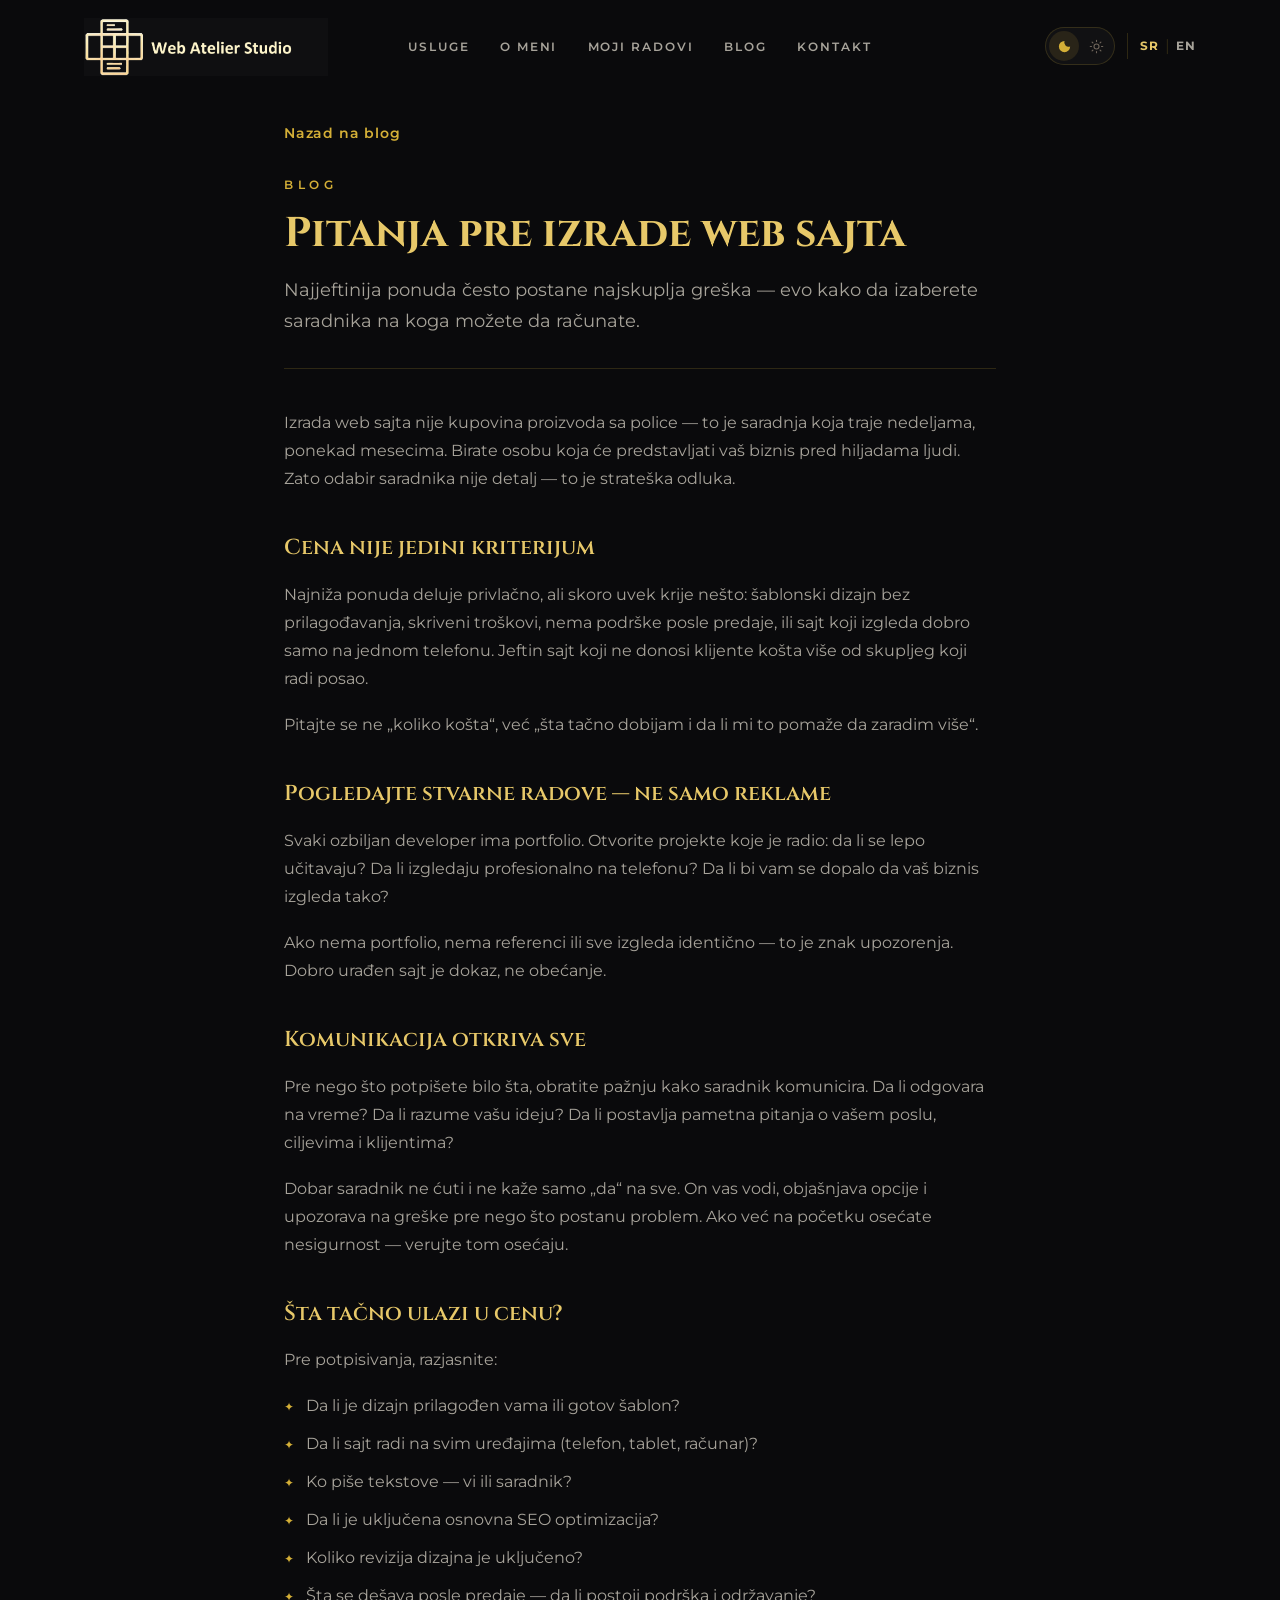
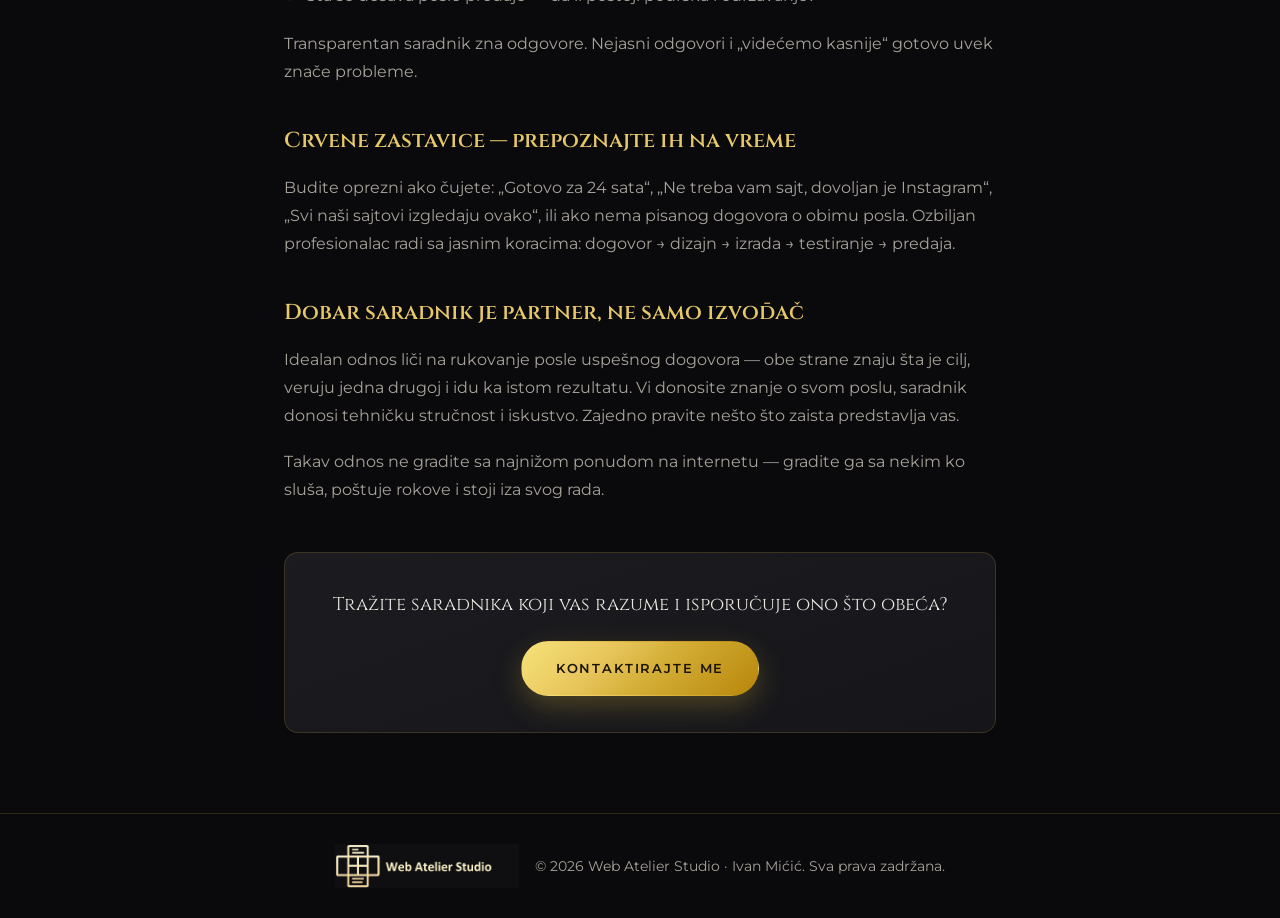
<file: blog/pitanja-pre-izrade-web-sajta.html>
<!DOCTYPE html>
<html lang="sr">
<head>
  <meta charset="UTF-8" />
  <meta name="viewport" content="width=device-width, initial-scale=1.0" />
  <title>Pitanja pre izrade web sajta | Web Atelier Studio</title>
  <meta name="description" content="Kako izabrati pravog saradnika za izradu web sajta? Na šta obratiti pažnju pre potpisivanja ugovora i zašto je pažljiv odabir ključan." />
  <meta name="robots" content="index, follow" />
  <link rel="canonical" href="https://web-atelier-studio.vercel.app/blog/pitanja-pre-izrade-web-sajta.html" />
  <meta property="og:locale" content="sr_RS" />
  <meta property="og:type" content="article" />
  <meta property="og:title" content="Pitanja pre izrade web sajta | Web Atelier Studio" />
  <meta property="og:description" content="Kako izabrati pravog saradnika za izradu web sajta? Na šta obratiti pažnju pre potpisivanja ugovora i zašto je pažljiv odabir ključan." />
  <meta property="og:url" content="https://web-atelier-studio.vercel.app/blog/pitanja-pre-izrade-web-sajta.html" />
  <meta property="og:image" content="https://web-atelier-studio.vercel.app/assets/img/web-atelier-studio-square.png?v=2" />
  <meta name="twitter:card" content="summary_large_image" />
  <!-- Google tag (gtag.js) -->
  <script async src="https://www.googletagmanager.com/gtag/js?id=G-FBLSVCCFHM"></script>
  <script>
    window.dataLayer = window.dataLayer || [];
    function gtag(){dataLayer.push(arguments);}
    gtag("js", new Date());

    gtag("config", "G-FBLSVCCFHM");
  </script>

  <link rel="preconnect" href="https://fonts.googleapis.com" />
  <link rel="preconnect" href="https://fonts.gstatic.com" crossorigin />
  <link href="https://fonts.googleapis.com/css2?family=Cinzel:wght@400;500;600;700&family=Montserrat:wght@300;400;500;600;700&family=Great+Vibes&display=swap" rel="stylesheet" />

  <link rel="stylesheet" href="../css/styles.css?v=36" />

  <script>
    (function () {
      if (localStorage.getItem("portfolio-theme") === "light") {
        document.documentElement.setAttribute("data-theme", "light");
      }
    })();
  </script>
  <script type="application/ld+json">
    {
      "@context": "https://schema.org",
      "@type": "Article",
      "headline": "Pitanja pre izrade web sajta",
      "description": "Kako izabrati pravog saradnika za izradu web sajta? Na šta obratiti pažnju pre potpisivanja ugovora i zašto je pažljiv odabir ključan.",
      "url": "https://web-atelier-studio.vercel.app/blog/pitanja-pre-izrade-web-sajta.html",
      "image": "https://web-atelier-studio.vercel.app/assets/img/web-atelier-studio-square.png?v=2",
      "author": {
        "@type": "Person",
        "name": "Ivan Mićić"
      },
      "publisher": {
        "@type": "Organization",
        "name": "Web Atelier Studio",
        "logo": {
          "@type": "ImageObject",
          "url": "https://web-atelier-studio.vercel.app/assets/img/web-atelier-studio-square.png?v=2"
        }
      },
      "mainEntityOfPage": "https://web-atelier-studio.vercel.app/blog/pitanja-pre-izrade-web-sajta.html"
    }
  </script>
</head>
<body>

  <header class="header is-scrolled" id="header">
    <div class="container header__inner">
      <a href="../index.html#hero" class="logo" aria-label="Web Atelier Studio">
        <span class="logo__mark logo__mark--brand" aria-hidden="true">
          <img src="../assets/img/web-atelier-studio.png?v=4" alt="Web Atelier Studio" class="logo__img logo__img--dark" width="1533" height="365" decoding="async" />
          <img src="../assets/img/web-atelier-studio-light.png?v=3" alt="" class="logo__img logo__img--light" width="1533" height="365" decoding="async" />
        </span>
      </a>

      <nav class="nav" id="nav">
        <ul class="nav__list">
          <li><a class="nav__link" href="../index.html#usluge" data-i18n="nav.services">USLUGE</a></li>
          <li><a class="nav__link" href="../index.html#o-meni" data-i18n="nav.about">O MENI</a></li>
          <li><a class="nav__link" href="../index.html#radovi" data-i18n="nav.works">MOJI RADOVI</a></li>
          <li><a class="nav__link" href="../index.html#blog" data-i18n="nav.blog">BLOG</a></li>
          <li><a class="nav__link" href="../index.html#kontakt" data-i18n="nav.contact">KONTAKT</a></li>
        </ul>
      </nav>

      <div class="header__actions">
        <div class="theme-switch" role="group" data-i18n-aria="a11y.theme">
          <button type="button" class="theme-switch__btn is-active" data-theme="dark" data-i18n-aria="a11y.themeDark" aria-label="Tamna tema">
            <svg class="theme-switch__icon" viewBox="0 0 24 24" aria-hidden="true"><path d="M12 3a9 9 0 1 0 9 9 7 7 0 0 1-9-9z"/></svg>
          </button>
          <button type="button" class="theme-switch__btn" data-theme="light" data-i18n-aria="a11y.themeLight" aria-label="Svetla tema">
            <svg class="theme-switch__icon" viewBox="0 0 24 24" aria-hidden="true"><circle cx="12" cy="12" r="4"/><path d="M12 2v2M12 20v2M4.93 4.93l1.41 1.41M17.66 17.66l1.41 1.41M2 12h2M20 12h2M4.93 19.07l1.41-1.41M17.66 6.34l1.41-1.41"/></svg>
          </button>
        </div>
        <div class="lang-switch" role="group" aria-label="Language">
          <button class="lang-switch__btn is-active" data-lang="sr">SR</button>
          <span class="lang-switch__sep">|</span>
          <button class="lang-switch__btn" data-lang="en">EN</button>
        </div>
        <button class="nav-toggle" id="navToggle" aria-label="Meni" aria-expanded="false">
          <span></span><span></span><span></span>
        </button>
      </div>
    </div>
  </header>

  <main class="article-page">
    <div class="container article">
      <a href="../index.html#blog" class="article__back" data-i18n="blog.article.back">&larr; Nazad na blog</a>

      <header class="article__header">
        <p class="article__eyebrow" data-i18n="blog.eyebrow">BLOG</p>
        <h1 class="article__title">Pitanja pre izrade web sajta</h1>
        <p class="article__lead">Najjeftinija ponuda često postane najskuplja greška — evo kako da izaberete saradnika na koga možete da računate.</p>
      </header>

      <div class="article__content">
        <p>Izrada web sajta nije kupovina proizvoda sa police — to je saradnja koja traje nedeljama, ponekad mesecima. Birate osobu koja će predstavljati vaš biznis pred hiljadama ljudi. Zato odabir saradnika nije detalj — to je strateška odluka.</p>

        <h2>Cena nije jedini kriterijum</h2>
        <p>Najniža ponuda deluje privlačno, ali skoro uvek krije nešto: šablonski dizajn bez prilagođavanja, skriveni troškovi, nema podrške posle predaje, ili sajt koji izgleda dobro samo na jednom telefonu. Jeftin sajt koji ne donosi klijente košta više od skupljeg koji radi posao.</p>
        <p>Pitajte se ne „koliko košta“, već „šta tačno dobijam i da li mi to pomaže da zaradim više“.</p>

        <h2>Pogledajte stvarne radove — ne samo reklame</h2>
        <p>Svaki ozbiljan developer ima portfolio. Otvorite projekte koje je radio: da li se lepo učitavaju? Da li izgledaju profesionalno na telefonu? Da li bi vam se dopalo da vaš biznis izgleda tako?</p>
        <p>Ako nema portfolio, nema referenci ili sve izgleda identično — to je znak upozorenja. Dobro urađen sajt je dokaz, ne obećanje.</p>

        <h2>Komunikacija otkriva sve</h2>
        <p>Pre nego što potpišete bilo šta, obratite pažnju kako saradnik komunicira. Da li odgovara na vreme? Da li razume vašu ideju? Da li postavlja pametna pitanja o vašem poslu, ciljevima i klijentima?</p>
        <p>Dobar saradnik ne ćuti i ne kaže samo „da“ na sve. On vas vodi, objašnjava opcije i upozorava na greške pre nego što postanu problem. Ako već na početku osećate nesigurnost — verujte tom osećaju.</p>

        <h2>Šta tačno ulazi u cenu?</h2>
        <p>Pre potpisivanja, razjasnite:</p>
        <ul class="article__list">
          <li>Da li je dizajn prilagođen vama ili gotov šablon?</li>
          <li>Da li sajt radi na svim uređajima (telefon, tablet, računar)?</li>
          <li>Ko piše tekstove — vi ili saradnik?</li>
          <li>Da li je uključena osnovna SEO optimizacija?</li>
          <li>Koliko revizija dizajna je uključeno?</li>
          <li>Šta se dešava posle predaje — da li postoji podrška i održavanje?</li>
        </ul>
        <p>Transparentan saradnik zna odgovore. Nejasni odgovori i „videćemo kasnije“ gotovo uvek znače probleme.</p>

        <h2>Crvene zastavice — prepoznajte ih na vreme</h2>
        <p>Budite oprezni ako čujete: „Gotovo za 24 sata“, „Ne treba vam sajt, dovoljan je Instagram“, „Svi naši sajtovi izgledaju ovako“, ili ako nema pisanog dogovora o obimu posla. Ozbiljan profesionalac radi sa jasnim koracima: dogovor → dizajn → izrada → testiranje → predaja.</p>

        <h2>Dobar saradnik je partner, ne samo izvođač</h2>
        <p>Idealan odnos liči na rukovanje posle uspešnog dogovora — obe strane znaju šta je cilj, veruju jedna drugoj i idu ka istom rezultatu. Vi donosite znanje o svom poslu, saradnik donosi tehničku stručnost i iskustvo. Zajedno pravite nešto što zaista predstavlja vas.</p>
        <p>Takav odnos ne gradite sa najnižom ponudom na internetu — gradite ga sa nekim ko sluša, poštuje rokove i stoji iza svog rada.</p>

        <div class="article__cta">
          <p data-i18n="blog.a2.cta.text">Tražite saradnika koji vas razume i isporučuje ono što obeća?</p>
          <a href="../index.html#kontakt" class="btn btn--gold" data-i18n="blog.a2.cta.btn">KONTAKTIRAJTE ME</a>
        </div>
      </div>
    </div>
  </main>

  <footer class="footer">
    <div class="container footer__inner">
      <span class="logo__mark logo__mark--brand" aria-hidden="true">
        <img src="../assets/img/web-atelier-studio.png?v=4" alt="" class="logo__img logo__img--dark" width="1533" height="365" loading="lazy" decoding="async" />
        <img src="../assets/img/web-atelier-studio-light.png?v=3" alt="" class="logo__img logo__img--light" width="1533" height="365" loading="lazy" decoding="async" />
      </span>
      <p class="footer__copy">&copy; <span id="year"></span> <span data-i18n="footer.copy">Web Atelier Studio &middot; Ivan Mićić</span>. <span data-i18n="footer.rights">Sva prava zadržana.</span></p>
    </div>
  </footer>

  <script src="../js/theme.js?v=1"></script>
  <script src="../js/i18n.js?v=15"></script>
  <script src="../js/main.js?v=7"></script>
</body>
</html>
</file>
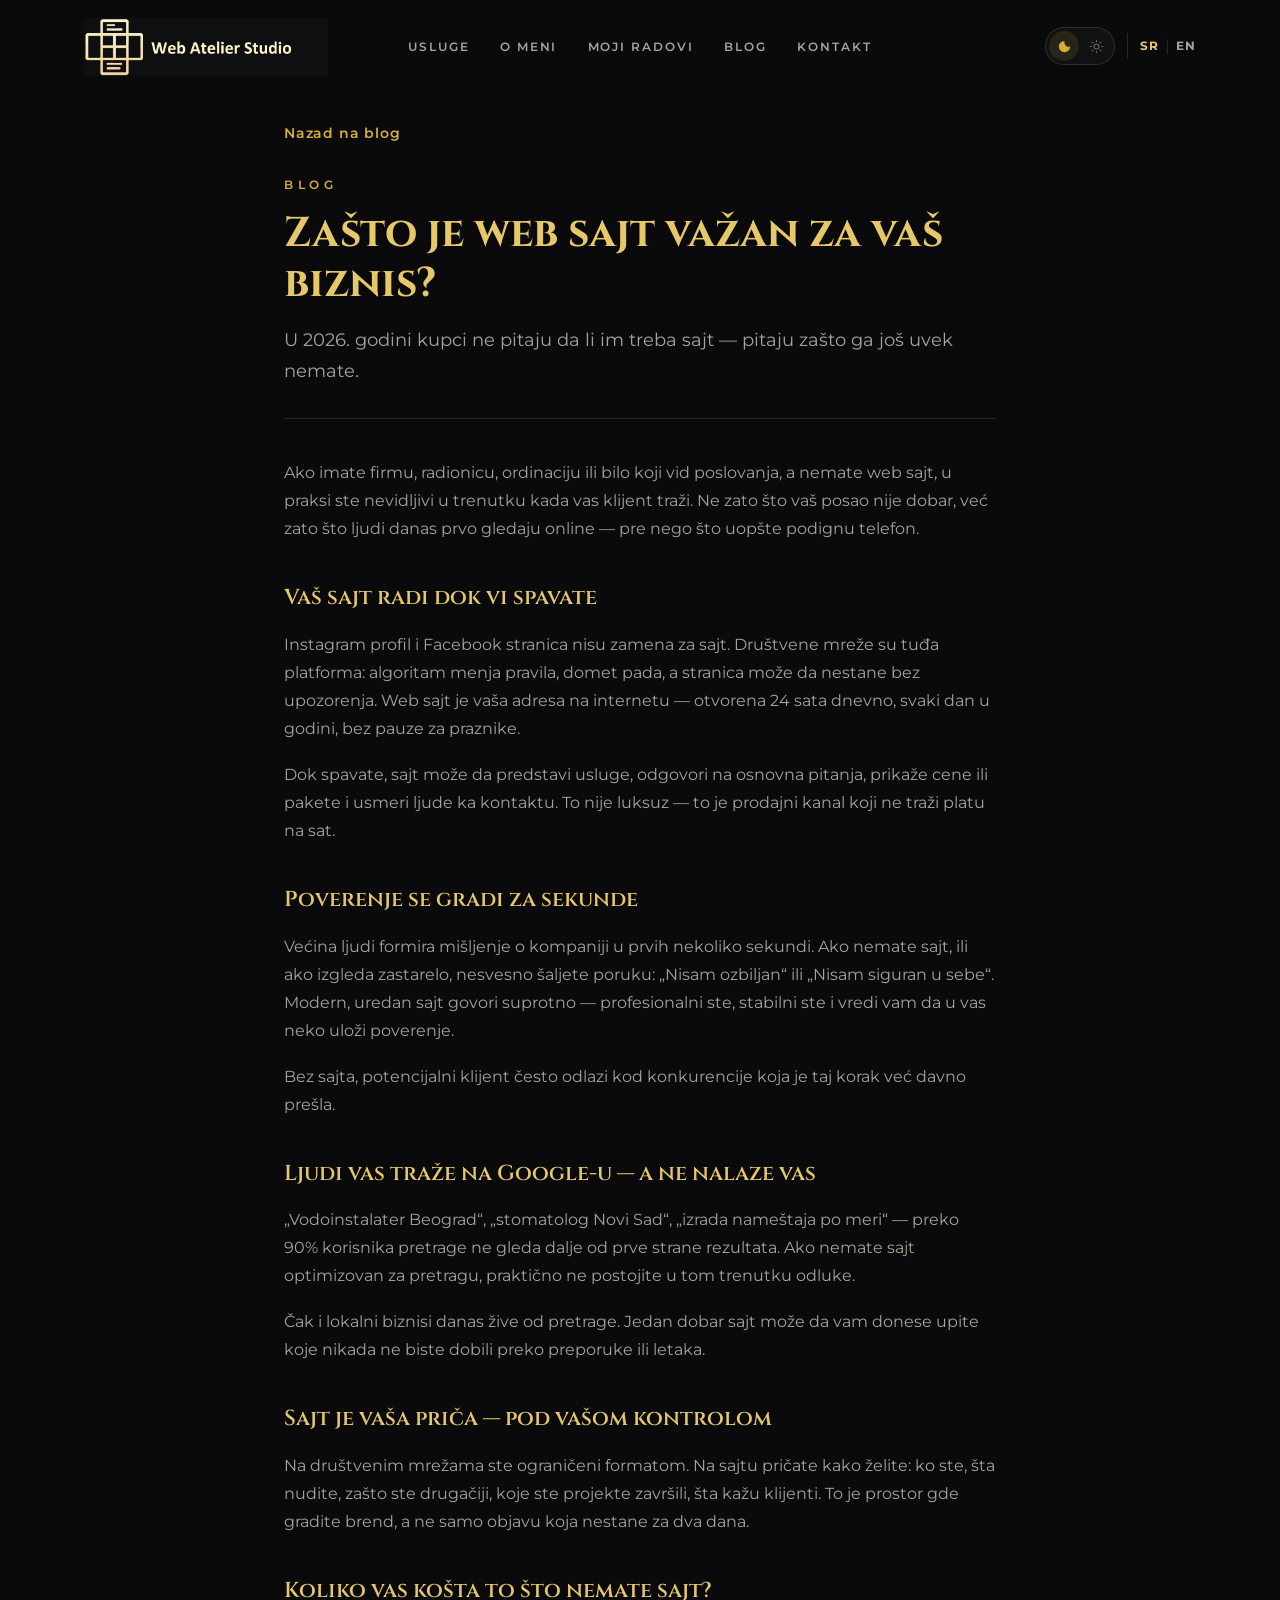
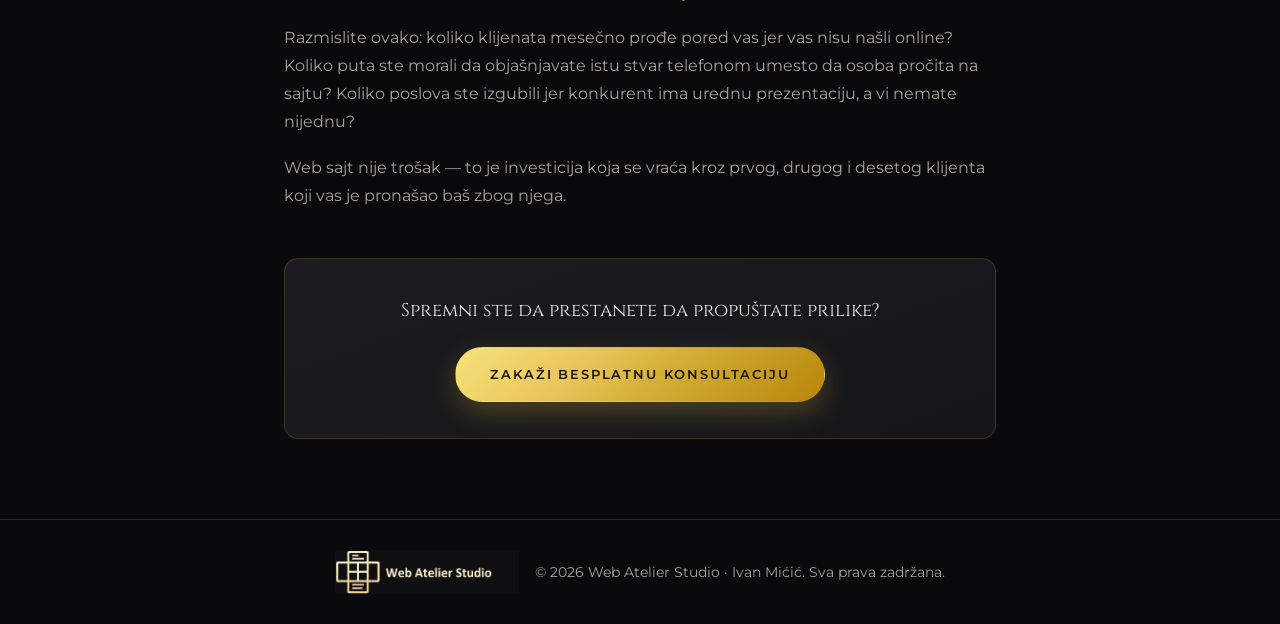
<file: blog/zasto-je-web-sajt-vazan.html>
<!DOCTYPE html>
<html lang="sr">
<head>
  <meta charset="UTF-8" />
  <meta name="viewport" content="width=device-width, initial-scale=1.0" />
  <title>Zašto je web sajt važan za vaš biznis? | Web Atelier Studio</title>
  <meta name="description" content="Bez web sajta danas propuštate klijente, poverenje i rast. Saznajte zašto je sajt neophodan za svaki ozbiljan biznis u 2026. godini." />
  <meta name="robots" content="index, follow" />
  <link rel="canonical" href="https://web-atelier-studio.vercel.app/blog/zasto-je-web-sajt-vazan.html" />
  <meta property="og:locale" content="sr_RS" />
  <meta property="og:type" content="article" />
  <meta property="og:title" content="Zašto je web sajt važan za vaš biznis? | Web Atelier Studio" />
  <meta property="og:description" content="Bez web sajta danas propuštate klijente, poverenje i rast. Saznajte zašto je sajt neophodan za svaki ozbiljan biznis u 2026. godini." />
  <meta property="og:url" content="https://web-atelier-studio.vercel.app/blog/zasto-je-web-sajt-vazan.html" />
  <meta property="og:image" content="https://web-atelier-studio.vercel.app/assets/img/web-atelier-studio-square.png?v=2" />
  <meta name="twitter:card" content="summary_large_image" />
  <!-- Google tag (gtag.js) -->
  <script async src="https://www.googletagmanager.com/gtag/js?id=G-FBLSVCCFHM"></script>
  <script>
    window.dataLayer = window.dataLayer || [];
    function gtag(){dataLayer.push(arguments);}
    gtag("js", new Date());

    gtag("config", "G-FBLSVCCFHM");
  </script>

  <link rel="preconnect" href="https://fonts.googleapis.com" />
  <link rel="preconnect" href="https://fonts.gstatic.com" crossorigin />
  <link href="https://fonts.googleapis.com/css2?family=Cinzel:wght@400;500;600;700&family=Montserrat:wght@300;400;500;600;700&family=Great+Vibes&display=swap" rel="stylesheet" />

  <link rel="stylesheet" href="../css/styles.css?v=36" />

  <script>
    (function () {
      if (localStorage.getItem("portfolio-theme") === "light") {
        document.documentElement.setAttribute("data-theme", "light");
      }
    })();
  </script>
  <script type="application/ld+json">
    {
      "@context": "https://schema.org",
      "@type": "Article",
      "headline": "Zašto je web sajt važan za vaš biznis?",
      "description": "Bez web sajta danas propuštate klijente, poverenje i rast. Saznajte zašto je sajt neophodan za svaki ozbiljan biznis u 2026. godini.",
      "url": "https://web-atelier-studio.vercel.app/blog/zasto-je-web-sajt-vazan.html",
      "image": "https://web-atelier-studio.vercel.app/assets/img/web-atelier-studio-square.png?v=2",
      "author": {
        "@type": "Person",
        "name": "Ivan Mićić"
      },
      "publisher": {
        "@type": "Organization",
        "name": "Web Atelier Studio",
        "logo": {
          "@type": "ImageObject",
          "url": "https://web-atelier-studio.vercel.app/assets/img/web-atelier-studio-square.png?v=2"
        }
      },
      "mainEntityOfPage": "https://web-atelier-studio.vercel.app/blog/zasto-je-web-sajt-vazan.html"
    }
  </script>
</head>
<body>

  <header class="header is-scrolled" id="header">
    <div class="container header__inner">
      <a href="../index.html#hero" class="logo" aria-label="Web Atelier Studio">
        <span class="logo__mark logo__mark--brand" aria-hidden="true">
          <img src="../assets/img/web-atelier-studio.png?v=4" alt="Web Atelier Studio" class="logo__img logo__img--dark" width="1533" height="365" decoding="async" />
          <img src="../assets/img/web-atelier-studio-light.png?v=3" alt="" class="logo__img logo__img--light" width="1533" height="365" decoding="async" />
        </span>
      </a>

      <nav class="nav" id="nav">
        <ul class="nav__list">
          <li><a class="nav__link" href="../index.html#usluge" data-i18n="nav.services">USLUGE</a></li>
          <li><a class="nav__link" href="../index.html#o-meni" data-i18n="nav.about">O MENI</a></li>
          <li><a class="nav__link" href="../index.html#radovi" data-i18n="nav.works">MOJI RADOVI</a></li>
          <li><a class="nav__link" href="../index.html#blog" data-i18n="nav.blog">BLOG</a></li>
          <li><a class="nav__link" href="../index.html#kontakt" data-i18n="nav.contact">KONTAKT</a></li>
        </ul>
      </nav>

      <div class="header__actions">
        <div class="theme-switch" role="group" data-i18n-aria="a11y.theme">
          <button type="button" class="theme-switch__btn is-active" data-theme="dark" data-i18n-aria="a11y.themeDark" aria-label="Tamna tema">
            <svg class="theme-switch__icon" viewBox="0 0 24 24" aria-hidden="true"><path d="M12 3a9 9 0 1 0 9 9 7 7 0 0 1-9-9z"/></svg>
          </button>
          <button type="button" class="theme-switch__btn" data-theme="light" data-i18n-aria="a11y.themeLight" aria-label="Svetla tema">
            <svg class="theme-switch__icon" viewBox="0 0 24 24" aria-hidden="true"><circle cx="12" cy="12" r="4"/><path d="M12 2v2M12 20v2M4.93 4.93l1.41 1.41M17.66 17.66l1.41 1.41M2 12h2M20 12h2M4.93 19.07l1.41-1.41M17.66 6.34l1.41-1.41"/></svg>
          </button>
        </div>
        <div class="lang-switch" role="group" aria-label="Language">
          <button class="lang-switch__btn is-active" data-lang="sr">SR</button>
          <span class="lang-switch__sep">|</span>
          <button class="lang-switch__btn" data-lang="en">EN</button>
        </div>
        <button class="nav-toggle" id="navToggle" aria-label="Meni" aria-expanded="false">
          <span></span><span></span><span></span>
        </button>
      </div>
    </div>
  </header>

  <main class="article-page">
    <div class="container article">
      <a href="../index.html#blog" class="article__back" data-i18n="blog.article.back">&larr; Nazad na blog</a>

      <header class="article__header">
        <p class="article__eyebrow" data-i18n="blog.eyebrow">BLOG</p>
        <h1 class="article__title">Zašto je web sajt važan za vaš biznis?</h1>
        <p class="article__lead">U 2026. godini kupci ne pitaju da li im treba sajt — pitaju zašto ga još uvek nemate.</p>
      </header>

      <div class="article__content">
        <p>Ako imate firmu, radionicu, ordinaciju ili bilo koji vid poslovanja, a nemate web sajt, u praksi ste nevidljivi u trenutku kada vas klijent traži. Ne zato što vaš posao nije dobar, već zato što ljudi danas prvo gledaju online — pre nego što uopšte podignu telefon.</p>

        <h2>Vaš sajt radi dok vi spavate</h2>
        <p>Instagram profil i Facebook stranica nisu zamena za sajt. Društvene mreže su tuđa platforma: algoritam menja pravila, domet pada, a stranica može da nestane bez upozorenja. Web sajt je vaša adresa na internetu — otvorena 24 sata dnevno, svaki dan u godini, bez pauze za praznike.</p>
        <p>Dok spavate, sajt može da predstavi usluge, odgovori na osnovna pitanja, prikaže cene ili pakete i usmeri ljude ka kontaktu. To nije luksuz — to je prodajni kanal koji ne traži platu na sat.</p>

        <h2>Poverenje se gradi za sekunde</h2>
        <p>Većina ljudi formira mišljenje o kompaniji u prvih nekoliko sekundi. Ako nemate sajt, ili ako izgleda zastarelo, nesvesno šaljete poruku: „Nisam ozbiljan“ ili „Nisam siguran u sebe“. Modern, uredan sajt govori suprotno — profesionalni ste, stabilni ste i vredi vam da u vas neko uloži poverenje.</p>
        <p>Bez sajta, potencijalni klijent često odlazi kod konkurencije koja je taj korak već davno prešla.</p>

        <h2>Ljudi vas traže na Google-u — a ne nalaze vas</h2>
        <p>„Vodoinstalater Beograd“, „stomatolog Novi Sad“, „izrada nameštaja po meri“ — preko 90% korisnika pretrage ne gleda dalje od prve strane rezultata. Ako nemate sajt optimizovan za pretragu, praktično ne postojite u tom trenutku odluke.</p>
        <p>Čak i lokalni biznisi danas žive od pretrage. Jedan dobar sajt može da vam donese upite koje nikada ne biste dobili preko preporuke ili letaka.</p>

        <h2>Sajt je vaša priča — pod vašom kontrolom</h2>
        <p>Na društvenim mrežama ste ograničeni formatom. Na sajtu pričate kako želite: ko ste, šta nudite, zašto ste drugačiji, koje ste projekte završili, šta kažu klijenti. To je prostor gde gradite brend, a ne samo objavu koja nestane za dva dana.</p>

        <h2>Koliko vas košta to što nemate sajt?</h2>
        <p>Razmislite ovako: koliko klijenata mesečno prođe pored vas jer vas nisu našli online? Koliko puta ste morali da objašnjavate istu stvar telefonom umesto da osoba pročita na sajtu? Koliko poslova ste izgubili jer konkurent ima urednu prezentaciju, a vi nemate nijednu?</p>
        <p>Web sajt nije trošak — to je investicija koja se vraća kroz prvog, drugog i desetog klijenta koji vas je pronašao baš zbog njega.</p>

        <div class="article__cta">
          <p data-i18n="blog.a1.cta.text">Spremni ste da prestanete da propuštate prilike?</p>
          <a href="../index.html#kontakt" class="btn btn--gold" data-i18n="blog.a1.cta.btn">ZAKAŽI BESPLATNU KONSULTACIJU</a>
        </div>
      </div>
    </div>
  </main>

  <footer class="footer">
    <div class="container footer__inner">
      <span class="logo__mark logo__mark--brand" aria-hidden="true">
        <img src="../assets/img/web-atelier-studio.png?v=4" alt="" class="logo__img logo__img--dark" width="1533" height="365" loading="lazy" decoding="async" />
        <img src="../assets/img/web-atelier-studio-light.png?v=3" alt="" class="logo__img logo__img--light" width="1533" height="365" loading="lazy" decoding="async" />
      </span>
      <p class="footer__copy">&copy; <span id="year"></span> <span data-i18n="footer.copy">Web Atelier Studio &middot; Ivan Mićić</span>. <span data-i18n="footer.rights">Sva prava zadržana.</span></p>
    </div>
  </footer>

  <script src="../js/theme.js?v=1"></script>
  <script src="../js/i18n.js?v=15"></script>
  <script src="../js/main.js?v=7"></script>
</body>
</html>
</file>
<file: css/styles.css>
/* ===========================================================
   Mićić Ivan — Portfolio
   Tema: crno-zlatni luksuzni dizajn
   =========================================================== */

:root {
  color-scheme: dark;

  --color-bg: #0a0a0c;
  --color-surface: #1b1b20;
  --color-surface-alt: #111114;
  --color-text: #ece9e2;
  --color-text-muted: #a7a39a;
  --color-gold: #d4af37;
  --color-gold-hover: #e7c869;
  --color-gold-soft: #e7c869;
  --color-border: rgba(212, 175, 55, 0.18);
  --color-divider: rgba(212, 175, 55, 0.28);
  --shadow-sm: 0 4px 12px rgba(0, 0, 0, 0.25);
  --shadow-md: 0 10px 30px rgba(0, 0, 0, 0.35);
  --shadow-lg: 0 20px 50px rgba(0, 0, 0, 0.55);

  --black: var(--color-bg);
  --black-2: var(--color-surface-alt);
  --black-3: #16161a;
  --surface: var(--color-surface);
  --line: var(--color-border);

  --gold: var(--color-gold);
  --gold-soft: var(--color-gold-soft);
  --gold-deep: #b8860b;
  --gold-grad: linear-gradient(135deg, #f6e27a 0%, #e7c45a 35%, #d4af37 55%, #b8860b 100%);

  --text: var(--color-text);
  --text-muted: var(--color-text-muted);

  --font-display: "Cinzel", serif;
  --font-script: "Great Vibes", cursive;
  --font-body: "Montserrat", system-ui, sans-serif;

  --maxw: 1160px;
  --radius: 14px;
  --shadow: var(--shadow-lg);
  --ease: cubic-bezier(0.22, 1, 0.36, 1);
}

/* ---------- Reset ---------- */
*, *::before, *::after { box-sizing: border-box; margin: 0; padding: 0; }
html { scroll-behavior: smooth; scroll-padding-top: 84px; }
body {
  font-family: var(--font-body);
  background: var(--black);
  color: var(--text);
  line-height: 1.65;
  overflow-x: hidden;
  -webkit-font-smoothing: antialiased;
}
img { max-width: 100%; display: block; }
a { color: inherit; text-decoration: none; }
ul { list-style: none; }

.container { width: 100%; max-width: var(--maxw); margin: 0 auto; padding: 0 24px; }

/* ---------- Helpers ---------- */
.gold-text {
  background: var(--gold-grad);
  -webkit-background-clip: text;
  background-clip: text;
  -webkit-text-fill-color: transparent;
  color: transparent;
}
.script-text { font-family: var(--font-script); }

.line-icon {
  display: block;
  fill: none;
  stroke: var(--gold);
  stroke-width: 1.75;
  stroke-linecap: round;
  stroke-linejoin: round;
}

/* ---------- Buttons ---------- */
.btn {
  display: inline-block;
  font-family: var(--font-body);
  font-weight: 600;
  font-size: 0.82rem;
  letter-spacing: 0.14em;
  padding: 15px 34px;
  border-radius: 50px;
  cursor: pointer;
  border: 1px solid transparent;
  transition: transform 0.3s var(--ease), box-shadow 0.3s var(--ease), background 0.3s var(--ease), color 0.3s var(--ease);
}
.btn--gold {
  background: var(--gold-grad);
  color: #1a1402;
  box-shadow: 0 10px 28px rgba(212, 175, 55, 0.28);
}
.btn--gold:hover { transform: translateY(-3px); box-shadow: 0 16px 36px rgba(212, 175, 55, 0.42); }
.btn--ghost { border-color: var(--gold); color: var(--gold); }
.btn--ghost:hover { background: rgba(212, 175, 55, 0.1); transform: translateY(-3px); }
.btn--block { width: 100%; text-align: center; }

/* ---------- Header ---------- */
.header {
  position: fixed;
  inset: 0 0 auto 0;
  z-index: 100;
  transition: background 0.4s var(--ease), box-shadow 0.4s var(--ease), padding 0.4s var(--ease);
  padding: 18px 0;
}
.header.is-scrolled {
  background: rgba(10, 10, 12, 0.88);
  backdrop-filter: blur(12px);
  box-shadow: 0 1px 0 var(--line);
  padding: 10px 0;
}
.header__inner {
  display: grid;
  grid-template-columns: 1fr auto 1fr;
  align-items: center;
  column-gap: clamp(16px, 3vw, 32px);
}
.logo { display: flex; align-items: center; flex-shrink: 0; grid-column: 1; justify-self: start; min-width: 0; }
.nav { grid-column: 2; justify-self: center; }
.header__actions {
  display: flex;
  align-items: center;
  gap: 12px;
  grid-column: 3;
  justify-self: end;
  flex-shrink: 0;
}
.logo__mark {
  position: relative;
  width: 44px; height: 44px;
  border-radius: 12px;
  overflow: hidden;
  background: #0a0a0c;
  border: 1px solid var(--gold);
  flex-shrink: 0;
  box-shadow: 0 0 8px rgba(212, 175, 55, 0.32), 0 0 18px rgba(212, 175, 55, 0.16);
  animation: logoGlow 2.4s ease-in-out infinite;
}
.logo .logo__mark {
  width: 56px; height: 56px;
  border-radius: 15px;
}
.logo__mark--brand {
  width: auto;
  height: auto;
  border: none;
  box-shadow: none;
  animation: none;
  background: transparent;
  border-radius: 0;
  overflow: visible;
}
.logo .logo__mark--brand { max-height: 60px; }
.logo .logo__mark--brand .logo__img {
  width: auto;
  height: clamp(44px, 5vw, 58px);
  max-width: min(320px, 38vw);
  object-fit: contain;
}
.footer .logo__mark--brand .logo__img {
  height: 44px;
  max-width: 280px;
}
.logo__img { width: 100%; height: 100%; object-fit: cover; display: block; }

/* Brand logo — jedna varijanta po temi */
.logo__mark--brand .logo__img--light { display: none; }
.logo__mark--brand .logo__img--dark { display: block; }
[data-theme="light"] .logo__mark--brand .logo__img--dark { display: none; }
[data-theme="light"] .logo__mark--brand .logo__img--light { display: block; }

@keyframes logoGlow {
  0%, 100% {
    transform: scale(1);
    border-color: rgba(212, 175, 55, 0.55);
    box-shadow: 0 0 5px rgba(212, 175, 55, 0.22), 0 0 12px rgba(212, 175, 55, 0.12);
  }
  50% {
    transform: scale(1.03);
    border-color: rgba(231, 200, 105, 0.72);
    box-shadow:
      0 0 10px rgba(231, 200, 105, 0.38),
      0 0 22px rgba(212, 175, 55, 0.22);
  }
}
@media (prefers-reduced-motion: reduce) {
  .logo__mark { animation: none; }
}
.logo__text {
  font-family: var(--font-body);
  font-weight: 600;
  letter-spacing: 0.04em;
  font-size: 1.25rem;
  color: var(--text);
  text-transform: none;
}

.nav__list { display: flex; gap: 30px; }
.nav__link {
  font-size: 0.78rem;
  font-weight: 600;
  letter-spacing: 0.16em;
  color: var(--text-muted);
  position: relative;
  padding: 6px 0;
  transition: color 0.3s var(--ease);
}
.nav__link::after {
  content: "";
  position: absolute;
  left: 0; bottom: 0;
  width: 0; height: 2px;
  background: var(--gold-grad);
  transition: width 0.3s var(--ease);
}
.nav__link:hover, .nav__link.is-active { color: var(--gold-soft); }
.nav__link:hover::after, .nav__link.is-active::after { width: 100%; }

.lang-switch { display: flex; align-items: center; gap: 6px; padding-left: 12px; border-left: 1px solid var(--line); }
.lang-switch__btn {
  background: none; border: none; cursor: pointer;
  font-family: var(--font-body);
  font-size: 0.78rem; font-weight: 700; letter-spacing: 0.08em;
  color: var(--text-muted);
  transition: color 0.3s var(--ease);
}
.lang-switch__btn.is-active { color: var(--gold-soft); }
.lang-switch__btn:hover { color: var(--gold); }
.lang-switch__sep { color: var(--line); }

.theme-switch {
  display: flex;
  align-items: center;
  gap: 2px;
  padding: 3px;
  border: 1px solid var(--line);
  border-radius: 999px;
  background: rgba(255, 255, 255, 0.03);
}
.theme-switch__btn {
  display: grid;
  place-items: center;
  width: 30px;
  height: 30px;
  padding: 0;
  border: none;
  border-radius: 50%;
  background: transparent;
  cursor: pointer;
  color: var(--text-muted);
  transition: color 0.3s var(--ease), background 0.3s var(--ease);
}
.theme-switch__btn.is-active {
  color: var(--gold);
  background: rgba(212, 175, 55, 0.12);
}
.theme-switch__btn:hover { color: var(--gold); }
.theme-switch__icon {
  width: 15px;
  height: 15px;
  fill: none;
  stroke: currentColor;
  stroke-width: 1.75;
  stroke-linecap: round;
  stroke-linejoin: round;
}
.theme-switch__btn[data-theme="dark"] .theme-switch__icon path {
  fill: currentColor;
  stroke: none;
}

/* Hamburger */
.nav-toggle { display: none; flex-direction: column; gap: 5px; background: none; border: none; cursor: pointer; padding: 6px; }
.nav-toggle span { width: 26px; height: 2px; background: var(--gold-soft); transition: 0.3s var(--ease); border-radius: 2px; }
.nav-toggle.is-open span:nth-child(1) { transform: translateY(7px) rotate(45deg); }
.nav-toggle.is-open span:nth-child(2) { opacity: 0; }
.nav-toggle.is-open span:nth-child(3) { transform: translateY(-7px) rotate(-45deg); }

/* ---------- Hero ---------- */
.hero {
  position: relative;
  min-height: 100vh;
  display: flex;
  align-items: center;
  text-align: center;
  overflow: hidden;
  padding: 120px 0 60px;
}
.hero__bg {
  position: absolute; inset: 0;
  background:
    radial-gradient(900px 480px at 50% 12%, rgba(212, 175, 55, 0.16), transparent 60%),
    radial-gradient(700px 500px at 85% 80%, rgba(184, 134, 11, 0.12), transparent 65%),
    linear-gradient(180deg, #0a0a0c 0%, #131009 45%, #0a0a0c 100%);
}
.hero__bg::after {
  content: "";
  position: absolute; inset: 0;
  background-image:
    linear-gradient(rgba(212,175,55,0.04) 1px, transparent 1px),
    linear-gradient(90deg, rgba(212,175,55,0.04) 1px, transparent 1px);
  background-size: 60px 60px;
  mask-image: radial-gradient(circle at 50% 40%, black, transparent 75%);
}
.hero__inner { position: relative; z-index: 2; display: flex; flex-direction: column; align-items: center; }
.hero__eyebrow { letter-spacing: 0.45em; font-size: 0.72rem; color: var(--gold); margin-bottom: 18px; font-weight: 600; }
.hero__title { font-family: var(--font-display); line-height: 1; margin-bottom: 10px; }
.hero__title-top {
  display: block;
  font-size: clamp(1.85rem, 5.5vw, 3.35rem);
  letter-spacing: 0.3em;
  color: var(--text);
  font-weight: 500;
  opacity: 0.85;
}
.hero__title-main {
  display: block;
  font-size: clamp(2.8rem, 11vw, 7rem);
  font-weight: 700;
  letter-spacing: 0.04em;
  text-shadow: 0 8px 40px rgba(212, 175, 55, 0.25);
}
.hero__tagline { font-size: clamp(1.35rem, 3.8vw, 2.2rem); color: var(--gold-soft); margin: 4px 0 18px; }
.hero__sub { color: var(--text-muted); max-width: 540px; margin-bottom: 36px; font-size: 1.02rem; }
.hero__cta { display: flex; gap: 16px; flex-wrap: wrap; justify-content: center; margin-bottom: 60px; }

.hero__badges { display: flex; gap: 38px; flex-wrap: wrap; justify-content: center; }
.hero-badge { display: flex; flex-direction: column; align-items: center; gap: 8px; font-size: 0.72rem; letter-spacing: 0.18em; color: var(--text-muted); font-weight: 600; }
.hero-badge__icon { display: grid; place-items: center; filter: drop-shadow(0 4px 10px rgba(212,175,55,0.4)); }
.hero-badge__icon .line-icon { width: 1.65rem; height: 1.65rem; }

.hero__scroll { position: absolute; bottom: 26px; left: 50%; transform: translateX(-50%); width: 26px; height: 42px; border: 2px solid var(--line); border-radius: 20px; z-index: 2; }
.hero__scroll span { position: absolute; top: 8px; left: 50%; width: 4px; height: 8px; background: var(--gold); border-radius: 2px; transform: translateX(-50%); animation: scrolldot 1.6s infinite; }
@keyframes scrolldot { 0% { opacity: 0; top: 8px; } 50% { opacity: 1; } 100% { opacity: 0; top: 22px; } }

/* ---------- Sections ---------- */
.section { padding: 100px 0; position: relative; }
.section--alt { background: var(--black-2); }
.section__eyebrow { text-align: center; letter-spacing: 0.4em; font-size: 0.72rem; color: var(--gold); font-weight: 600; margin-bottom: 12px; }
.section__title { text-align: center; font-family: var(--font-display); font-weight: 700; font-size: clamp(1.8rem, 4.5vw, 2.8rem); margin-bottom: 54px; }

/* ---------- Cards (Usluge) ---------- */
.cards { display: grid; grid-template-columns: repeat(auto-fit, minmax(240px, 1fr)); gap: 24px; }
.card {
  background: linear-gradient(160deg, var(--surface), var(--black-3));
  border: 1px solid var(--line);
  border-radius: var(--radius);
  padding: 38px 28px;
  cursor: default;
}
.card__icon { margin-bottom: 18px; filter: drop-shadow(0 6px 14px rgba(212,175,55,0.35)); }
.card__icon .line-icon { width: 2.2rem; height: 2.2rem; }
.card__title { font-family: var(--font-display); font-size: 1.2rem; margin-bottom: 12px; color: var(--gold-soft); }
.card__text { color: var(--text-muted); font-size: 0.94rem; }

/* ---------- O meni ---------- */
.about { display: grid; grid-template-columns: 0.8fr 1.2fr; gap: 56px; align-items: center; }
.about__photo {
  aspect-ratio: 1 / 1;
  border-radius: 20px;
  background: linear-gradient(160deg, var(--surface), var(--black-3));
  border: 1px solid rgba(212, 175, 55, 0.55);
  display: grid; place-items: center;
  position: relative;
  box-shadow: var(--shadow);
}
.about__photo { overflow: hidden; padding: 14px; }
.about__photo::before { content: ""; position: absolute; inset: 14px; border: 1px solid rgba(212, 175, 55, 0.38); border-radius: 14px; z-index: 2; pointer-events: none; }
.about__avatar { width: 100%; height: 100%; object-fit: cover; border-radius: 14px; display: block; }
.about__initials { font-family: var(--font-display); font-size: 5rem; font-weight: 700; background: var(--gold-grad); -webkit-background-clip: text; background-clip: text; -webkit-text-fill-color: transparent; }
.about .section__eyebrow, .about .section__title { text-align: left; }
.about .section__title { font-size: clamp(1.15rem, 2.5vw, 1.95rem); margin-bottom: 20px; line-height: 1.2; }
.about__lead { font-family: var(--font-script); font-size: 1.8rem; color: var(--gold-soft); margin-bottom: 18px; line-height: 1.3; }
.about__text { color: var(--text-muted); margin-bottom: 22px; }
.about__list { display: grid; gap: 12px; margin-bottom: 30px; }
.about__list li { position: relative; padding-left: 28px; color: var(--text); }
.about__list li::before { content: "\2726"; position: absolute; left: 0; color: var(--gold); }

/* ---------- Radovi ---------- */
.works { display: grid; grid-template-columns: repeat(auto-fit, minmax(280px, 1fr)); gap: 24px; }
.work { display: block; border-radius: var(--radius); overflow: hidden; border: 1px solid var(--line); background: var(--black-3); transition: transform 0.4s var(--ease), box-shadow 0.4s var(--ease); color: inherit; text-decoration: none; }
.work:hover { transform: translateY(-8px); box-shadow: var(--shadow); }
.work__thumb { aspect-ratio: 16 / 10; position: relative; background: linear-gradient(135deg, #1d1a12, #2a2415 60%, #14120b); display: grid; place-items: center; }
.work__thumb::after { content: attr(data-label); font-family: var(--font-display); font-size: 3rem; font-weight: 700; color: rgba(212,175,55,0.25); }
.work__thumb--image { background: #f7f7f5; padding: 24px 28px; }
.work__thumb--image::after { content: none; }
.work__thumb-img { width: 100%; height: 100%; object-fit: contain; display: block; }
.work__thumb--preview { display: block; padding: 0; background: #0f0f12; }
.work__thumb--preview::after { content: none; }
.work__browser { display: flex; flex-direction: column; width: 100%; height: 100%; }
.work__browser-chrome { display: flex; align-items: center; gap: 6px; padding: 5px 8px; background: #1b1b20; border-bottom: 1px solid rgba(212,175,55,0.12); flex-shrink: 0; }
.work__browser-dots { display: flex; gap: 4px; }
.work__browser-dots i { width: 5px; height: 5px; border-radius: 50%; background: rgba(212,175,55,0.35); display: block; }
.work__browser-dots i:first-child { background: #d4af37; }
.work__browser-url { flex: 1; height: 6px; border-radius: 3px; background: rgba(212,175,55,0.12); }
.work__browser-viewport { flex: 1; overflow: hidden; position: relative; background: #f4f8f8; }
.work__preview-scaler { position: absolute; top: 0; left: 0; width: 1280px; transform: scale(var(--preview-scale, 0.23)); transform-origin: 0 0; will-change: transform; }
.work__preview-iframe { width: 1280px; height: 7200px; border: 0; display: block; pointer-events: none; }
.work__thumb--moj-zubar { background: #fff; padding: clamp(18px, 4vw, 28px); }
.work__thumb--moj-zubar::after { content: none; }
.work__brand--moj-zubar { justify-content: center; width: 100%; }
.work__brand-word--moj-zubar { font-family: "Arvo", Georgia, serif; font-weight: 700; font-size: clamp(1rem, 3.2vw, 1.35rem); color: #16242b; letter-spacing: 0.01em; padding-bottom: 4px; border-bottom: 2.5px solid #15a99e; white-space: nowrap; }
.work__brand-sub--moj-zubar { font-family: "Dancing Script", "Great Vibes", cursive; font-weight: 600; font-size: clamp(0.82rem, 2.4vw, 1.05rem); color: #0e8a82; margin-top: 4px; white-space: nowrap; }
.work__thumb--beauty { background: linear-gradient(145deg, #fdf8f6 0%, #f5e8ed 55%, #f8f0f4 100%); padding: clamp(18px, 4vw, 28px); }
.work__thumb--beauty::after { content: none; }
.work__brand { display: flex; align-items: center; gap: clamp(10px, 2.5vw, 16px); max-width: 100%; }
.work__brand--beauty { justify-content: center; width: 100%; }
.work__brand-icon { width: clamp(44px, 12vw, 58px); height: auto; flex: none; }
.work__brand-icon--beauty { width: clamp(48px, 13vw, 62px); }
.work__brand-text { display: flex; flex-direction: column; line-height: 1; min-width: 0; }
.work__brand-word--beauty { font-family: var(--font-display); font-weight: 600; font-size: clamp(0.95rem, 3vw, 1.28rem); color: #3d2c32; letter-spacing: 0.04em; padding-bottom: 5px; border-bottom: 2px solid #c4899a; white-space: nowrap; }
.work__brand-sub--beauty { font-family: var(--font-script); font-size: clamp(0.95rem, 2.8vw, 1.2rem); color: #b87888; margin-top: 5px; white-space: nowrap; }
.work__thumb--sarm { background: linear-gradient(145deg, #1c1a17 0%, #2a2318 55%, #1f222d 100%); padding: clamp(18px, 4vw, 28px); }
.work__thumb--sarm::after { content: none; }
.work__brand--sarm { justify-content: center; width: 100%; }
.work__brand-icon--sarm { width: clamp(48px, 13vw, 62px); }
.work__brand-word--sarm { font-family: var(--font-display); font-weight: 600; font-size: clamp(0.95rem, 3vw, 1.28rem); color: #d4af5a; letter-spacing: 0.04em; padding-bottom: 5px; border-bottom: 2px solid rgba(201,168,76,0.55); white-space: nowrap; }
.work__brand-sub--sarm { font-family: var(--font-script); font-size: clamp(0.88rem, 2.6vw, 1.1rem); color: #9b9488; margin-top: 5px; white-space: nowrap; }
.work__body { padding: 22px 24px; }
.work__title { font-family: var(--font-display); font-size: 1.1rem; color: var(--gold-soft); margin-bottom: 6px; }
.work__tag { color: var(--text-muted); font-size: 0.85rem; letter-spacing: 0.06em; }
.work__role { color: var(--gold); font-size: 0.72rem; letter-spacing: 0.08em; margin: 4px 0 10px; opacity: 0.85; }
.work__text { color: var(--text-muted); font-size: 0.88rem; line-height: 1.55; margin: 0 0 10px; }
.work__meta { color: var(--text-muted); font-size: 0.72rem; letter-spacing: 0.04em; margin: 0 0 14px; opacity: 0.75; }
.work__visit { color: var(--gold); font-weight: 600; font-size: 0.85rem; letter-spacing: 0.05em; }
.work:hover .work__visit { color: var(--gold-soft); }

.trust { margin-top: 40px; text-align: center; padding: 28px 20px; border: 1px solid var(--line); border-radius: var(--radius); background: linear-gradient(160deg, var(--surface), var(--black-3)); }
.trust__label { font-size: 0.72rem; letter-spacing: 0.35em; color: var(--gold); font-weight: 600; margin: 0 0 8px; }
.trust__lead { color: var(--text-muted); font-size: 0.88rem; margin: 0 0 18px; line-height: 1.55; }
.trust__sites { display: flex; flex-wrap: wrap; gap: 10px; justify-content: center; }
.trust__site { font-size: 0.78rem; letter-spacing: 0.06em; padding: 10px 18px; border: 1px solid var(--line); border-radius: 999px; color: var(--gold-soft); text-decoration: none; transition: border-color 0.3s var(--ease), color 0.3s var(--ease); }
.trust__site:hover { border-color: var(--gold); color: var(--gold); }

/* ---------- Proces ---------- */
.steps { display: grid; grid-template-columns: repeat(auto-fit, minmax(180px, 1fr)); gap: 20px; }
.step {
  position: relative;
  text-align: center;
  padding: 30px 18px;
  border: 1px solid var(--line);
  border-radius: var(--radius);
  background: linear-gradient(160deg, var(--surface), var(--black-3));
  cursor: default;
}
.step::before {
  content: "";
  position: absolute;
  top: 0; left: 18%; right: 18%;
  height: 2px;
  background: linear-gradient(90deg, transparent, rgba(212, 175, 55, 0.32), transparent);
  border-radius: 2px;
}
.step__num { font-family: var(--font-display); font-size: 2.4rem; font-weight: 700; display: block; margin-bottom: 8px; background: var(--gold-grad); -webkit-background-clip: text; background-clip: text; -webkit-text-fill-color: transparent; }
.step__icon { display: block; font-size: 1.9rem; margin-bottom: 12px; filter: drop-shadow(0 6px 14px rgba(212,175,55,0.35)); }
.step__icon--svg { filter: none; }
.step__icon--svg svg { display: block; margin: 0 auto; filter: drop-shadow(0 6px 14px rgba(212,175,55,0.35)); }
.step__icon--line svg { width: 2rem; height: 2rem; filter: drop-shadow(0 6px 14px rgba(212,175,55,0.35)); }
.step__icon--pencil svg { width: 2.15rem; height: 2.15rem; transform: rotate(-42deg); }
.step__icon--gear svg { width: 2.35rem; height: 2.35rem; filter: drop-shadow(0 6px 12px rgba(161, 161, 170, 0.4)); }
.step h3 { font-family: var(--font-display); font-weight: 500; letter-spacing: 0.1em; font-size: 1rem; color: var(--text); }

/* ---------- Blog ---------- */
.posts { display: grid; grid-template-columns: repeat(auto-fit, minmax(300px, 1fr)); gap: 28px; }
.post { display: flex; flex-direction: column; border: 1px solid var(--line); border-radius: var(--radius); overflow: hidden; background: var(--black-3); transition: transform 0.4s var(--ease), box-shadow 0.4s var(--ease); }
.post:hover { transform: translateY(-6px); box-shadow: var(--shadow); }
.post__thumb { display: flex; align-items: center; justify-content: center; aspect-ratio: 16 / 6; background: linear-gradient(135deg, #1d1a12, #2a2415 60%, #14120b); transition: filter 0.4s var(--ease); overflow: hidden; padding: 14px 16px; }
.post:hover .post__thumb { filter: brightness(1.08); }

/* Blog thumb — skrolujući sajt */
.post__browser { display: flex; flex-direction: column; width: min(88%, 280px); height: 92%; border-radius: 8px; overflow: hidden; border: 1px solid rgba(212,175,55,0.22); box-shadow: 0 10px 28px rgba(0,0,0,0.45); background: #121215; }
.post__browser-chrome { display: flex; align-items: center; gap: 8px; padding: 6px 8px; background: #1b1b20; border-bottom: 1px solid rgba(212,175,55,0.12); flex-shrink: 0; }
.post__browser-dots { display: flex; gap: 4px; }
.post__browser-dots i { width: 6px; height: 6px; border-radius: 50%; background: rgba(212,175,55,0.35); display: block; }
.post__browser-dots i:first-child { background: #d4af37; }
.post__browser-url { flex: 1; height: 7px; border-radius: 4px; background: rgba(212,175,55,0.12); }
.post__browser-viewport { flex: 1; overflow: hidden; position: relative; background: #0f0f12; }
.post__browser-iframe {
  position: absolute;
  top: 0; left: 0;
  width: 1280px;
  height: 420px;
  border: 0;
  transform: scale(0.21);
  transform-origin: 0 0;
  pointer-events: none;
}
.post__thumb-video { width: 100%; height: 100%; object-fit: cover; object-position: center 35%; display: block; }
.post__thumb-poster { width: 100%; height: 100%; object-fit: cover; object-position: center 35%; display: block; }
.post__thumb--deal { padding: 0; }

html.is-embed #blog { display: none !important; }
html.is-embed .hero__scroll { display: none; }
html.is-embed { scroll-behavior: auto; }
.post__body { padding: 26px; display: flex; flex-direction: column; gap: 12px; }
.post__title { font-family: var(--font-display); font-size: 1.18rem; color: var(--gold-soft); }
.post__text { color: var(--text-muted); font-size: 0.92rem; }
.post__title a { color: inherit; transition: color 0.3s var(--ease); }
.post__title a:hover { color: var(--gold); }
.post__link { color: var(--gold); font-weight: 600; font-size: 0.85rem; letter-spacing: 0.05em; margin-top: auto; transition: gap 0.3s var(--ease); }
.post__link:hover { color: var(--gold-soft); }

/* ---------- Blog članak ---------- */
.article-page { padding: 120px 0 80px; }
.article { max-width: 760px; margin: 0 auto; }
.article__back { display: inline-block; color: var(--gold); font-size: 0.85rem; font-weight: 600; letter-spacing: 0.06em; margin-bottom: 32px; transition: color 0.3s var(--ease); }
.article__back:hover { color: var(--gold-soft); }
.article__eyebrow { letter-spacing: 0.4em; font-size: 0.72rem; color: var(--gold); font-weight: 600; margin-bottom: 14px; }
.article__title { font-family: var(--font-display); font-size: clamp(1.8rem, 4.5vw, 2.6rem); font-weight: 700; color: var(--gold-soft); line-height: 1.2; margin-bottom: 16px; }
.article__lead { font-size: 1.12rem; color: var(--text-muted); line-height: 1.7; margin-bottom: 40px; padding-bottom: 32px; border-bottom: 1px solid var(--line); }
.article__content { color: var(--text); line-height: 1.75; }
.article__content h2 { font-family: var(--font-display); font-size: 1.35rem; font-weight: 600; color: var(--gold-soft); margin: 36px 0 14px; }
.article__content p { margin-bottom: 18px; color: var(--text-muted); }
.article__list { margin: 0 0 20px 0; padding-left: 0; list-style: none; }
.article__list li { position: relative; padding-left: 22px; margin-bottom: 10px; color: var(--text-muted); }
.article__list li::before { content: "\2726"; position: absolute; left: 0; color: var(--gold); font-size: 0.75rem; top: 4px; }
.article__cta { margin-top: 48px; padding: 36px 28px; text-align: center; border: 1px solid var(--line); border-radius: var(--radius); background: linear-gradient(160deg, var(--surface), var(--black-3)); }
.article__cta p { font-family: var(--font-display); font-size: 1.15rem; color: var(--text); margin-bottom: 20px; }

/* ---------- Kontakt ---------- */
.section--contact { background: linear-gradient(180deg, var(--black-2), var(--black)); }
.contact__head { text-align: center; max-width: 600px; margin: 0 auto 50px; }
.contact__lead { color: var(--text-muted); }
.contact__grid { display: grid; grid-template-columns: 0.9fr 1.1fr; gap: 48px; align-items: start; }
.contact__info { display: grid; gap: 18px; align-content: start; }
.contact__item { display: flex; align-items: center; gap: 18px; padding: 22px 24px; border: 1px solid var(--line); border-radius: var(--radius); background: var(--black-3); transition: border-color 0.3s var(--ease), transform 0.3s var(--ease); }
.contact__item:hover { border-color: var(--gold); transform: translateY(-3px); }
.contact__icon { color: var(--gold); width: 52px; height: 52px; display: grid; place-items: center; border-radius: 50%; background: rgba(212,175,55,0.1); flex-shrink: 0; }
.contact__icon .line-icon { width: 1.35rem; height: 1.35rem; }
.contact__item small { display: block; color: var(--text-muted); font-size: 0.72rem; letter-spacing: 0.18em; text-transform: uppercase; margin-bottom: 2px; }
.contact__item span > span, .contact__item > span { font-weight: 500; }

/* Form */
.contact__form { display: grid; gap: 22px; }
.field { position: relative; }
.field input, .field textarea {
  width: 100%;
  background: var(--black-3);
  border: 1px solid var(--line);
  border-radius: 10px;
  padding: 18px 16px 8px;
  color: var(--text);
  font-family: var(--font-body);
  font-size: 0.95rem;
  resize: vertical;
  transition: border-color 0.3s var(--ease);
}
.field textarea { padding-top: 22px; }
.field input:focus, .field textarea:focus { outline: none; border-color: var(--gold); }
.field label {
  position: absolute; left: 16px; top: 14px;
  color: var(--text-muted); font-size: 0.95rem;
  pointer-events: none;
  transition: 0.2s var(--ease);
}
.field input:focus + label, .field input:not(:placeholder-shown) + label,
.field textarea:focus + label, .field textarea:not(:placeholder-shown) + label {
  top: 5px; font-size: 0.66rem; letter-spacing: 0.12em; color: var(--gold); text-transform: uppercase;
}
.form__status { font-size: 0.88rem; min-height: 1.2em; }
.form__status.is-ok { color: var(--gold-soft); }
.form__status.is-err { color: #e07a7a; }

/* ---------- Footer ---------- */
.footer { background: var(--black); border-top: 1px solid var(--line); padding: 30px 0; }
.footer__inner { display: flex; align-items: center; justify-content: center; gap: 16px; flex-wrap: wrap; }
.footer__copy { color: var(--text-muted); font-size: 0.85rem; }

/* ---------- Reveal animation ---------- */
[data-reveal] { opacity: 0; transform: translateY(28px); transition: opacity 0.7s var(--ease), transform 0.7s var(--ease); }
[data-reveal].is-visible { opacity: 1; transform: none; }

/* ---------- Responsive ---------- */
@media (max-width: 1100px) {
  .nav__list { gap: 22px; }
  .nav__link { font-size: 0.72rem; letter-spacing: 0.12em; }
}

@media (max-width: 880px) {
  .about, .contact__grid { grid-template-columns: 1fr; gap: 36px; }
  .about__media { max-width: 360px; margin: 0 auto; }

  .nav {
    position: fixed; inset: 0 0 0 auto;
    width: min(78%, 320px);
    background: rgba(12, 12, 14, 0.97);
    backdrop-filter: blur(14px);
    border-left: 1px solid var(--line);
    transform: translateX(100%);
    transition: transform 0.4s var(--ease);
    padding: 100px 36px;
    z-index: 90;
  }
  .nav.is-open { transform: translateX(0); }
  .nav__list { flex-direction: column; gap: 26px; }
  .nav__link { font-size: 0.95rem; }
  .nav-toggle { display: flex; z-index: 95; }
  .lang-switch { padding-left: 0; border-left: none; }
}

@media (max-width: 520px) {
  .section { padding: 72px 0; }
  .hero__badges { gap: 24px; }
  .btn { padding: 13px 26px; }
  .header__actions { gap: 10px; }
}

/* ===========================================================
   Light theme — warm ivory atelier
   =========================================================== */
[data-theme="light"] {
  color-scheme: light;

  --color-bg: #F6F1E8;
  --color-surface: #FBF7F0;
  --color-surface-alt: #EFE7DB;
  --color-text: #241F1A;
  --color-text-muted: #6F655B;
  --color-gold: #C9A96B;
  --color-gold-hover: #B38D4E;
  --color-gold-soft: #A8874A;
  --color-border: #D8CBBB;
  --color-divider: #C8B8A4;
  --shadow-sm: 0 4px 12px rgba(54, 38, 24, 0.06);
  --shadow-md: 0 10px 30px rgba(54, 38, 24, 0.08);
  --shadow-lg: 0 18px 50px rgba(54, 38, 24, 0.12);

  --black: var(--color-bg);
  --black-2: var(--color-surface-alt);
  --black-3: var(--color-surface);
  --surface: var(--color-surface);
  --line: var(--color-border);
  --gold: var(--color-gold);
  --gold-soft: var(--color-gold-soft);
  --gold-deep: var(--color-gold-hover);
  --gold-grad: linear-gradient(135deg, #D4BC8A 0%, #C9A96B 50%, #B38D4E 100%);
  --text: var(--color-text);
  --text-muted: var(--color-text-muted);
  --shadow: var(--shadow-md);
}

[data-theme="light"] .gold-text {
  background: none;
  -webkit-text-fill-color: var(--color-text);
  color: var(--color-text);
}

[data-theme="light"] .btn--gold {
  background: var(--color-gold);
  color: var(--color-text);
  box-shadow: var(--shadow-sm);
}
[data-theme="light"] .btn--gold:hover {
  background: var(--color-gold-hover);
  transform: translateY(-2px);
  box-shadow: var(--shadow-md);
}
[data-theme="light"] .btn--ghost {
  border-color: var(--color-border);
  color: var(--color-text);
}
[data-theme="light"] .btn--ghost:hover {
  background: var(--color-surface-alt);
  border-color: var(--color-gold);
  color: var(--color-text);
  transform: translateY(-2px);
}

[data-theme="light"] .header.is-scrolled {
  background: rgba(251, 247, 240, 0.94);
  backdrop-filter: none;
  box-shadow: 0 1px 0 var(--color-border);
}
[data-theme="light"] .theme-switch {
  background: var(--color-surface);
}
[data-theme="light"] .theme-switch__btn.is-active {
  background: var(--color-surface-alt);
}

[data-theme="light"] .nav__link:hover,
[data-theme="light"] .nav__link.is-active { color: var(--color-gold-hover); }
[data-theme="light"] .nav__link::after { background: var(--color-gold); }
[data-theme="light"] .lang-switch__btn.is-active { color: var(--color-gold-hover); }

[data-theme="light"] .hero__bg {
  background: var(--color-bg);
}
[data-theme="light"] .hero__bg::after { display: none; }
[data-theme="light"] .hero__title-top { color: var(--color-text); opacity: 1; }
[data-theme="light"] .hero__title-main { text-shadow: none; }
[data-theme="light"] .hero__tagline { color: var(--color-gold-hover); }
[data-theme="light"] .hero-badge__icon { filter: none; }
[data-theme="light"] .hero__scroll { border-color: var(--color-border); }

[data-theme="light"] .section--alt { background: var(--color-surface-alt); }

[data-theme="light"] .card {
  background: var(--color-surface);
  box-shadow: var(--shadow-sm);
}
[data-theme="light"] .card__icon { filter: none; }
[data-theme="light"] .card__title { color: var(--color-text); }

[data-theme="light"] .about__photo {
  background: var(--color-surface);
  border-color: var(--color-border);
  box-shadow: var(--shadow-md);
}
[data-theme="light"] .about__photo::before { border-color: var(--color-divider); }
[data-theme="light"] .about__lead { color: var(--color-gold-hover); }

[data-theme="light"] .work {
  background: var(--color-surface);
  box-shadow: var(--shadow-sm);
}
[data-theme="light"] .work:hover {
  transform: translateY(-4px);
  box-shadow: var(--shadow-md);
}
[data-theme="light"] .work__title { color: var(--color-text); }
[data-theme="light"] .work__role { color: var(--color-gold-hover); opacity: 1; }
[data-theme="light"] .work__visit { color: var(--color-gold); }
[data-theme="light"] .work:hover .work__visit { color: var(--color-gold-hover); }

[data-theme="light"] .trust {
  background: var(--color-surface);
  box-shadow: var(--shadow-sm);
}
[data-theme="light"] .trust__site {
  color: var(--color-text);
  background: var(--color-surface-alt);
}
[data-theme="light"] .trust__site:hover {
  border-color: var(--color-gold);
  color: var(--color-gold-hover);
}

[data-theme="light"] .step {
  background: var(--color-surface);
  box-shadow: var(--shadow-sm);
}
[data-theme="light"] .step::before {
  background: linear-gradient(90deg, transparent, var(--color-divider), transparent);
}
[data-theme="light"] .step__num {
  background: none;
  -webkit-text-fill-color: var(--color-gold);
  color: var(--color-gold);
}
[data-theme="light"] .step__icon,
[data-theme="light"] .step__icon--svg svg,
[data-theme="light"] .step__icon--line svg { filter: none; }

[data-theme="light"] .post {
  background: var(--color-surface);
  box-shadow: var(--shadow-sm);
}
[data-theme="light"] .post:hover {
  transform: translateY(-3px);
  box-shadow: var(--shadow-md);
}
[data-theme="light"] .post__thumb {
  background: var(--color-surface-alt);
}
[data-theme="light"] .post:hover .post__thumb { filter: none; }
[data-theme="light"] .post__title { color: var(--color-text); }
[data-theme="light"] .post__title a:hover { color: var(--color-gold-hover); }

[data-theme="light"] .section--contact {
  background: var(--color-surface-alt);
}
[data-theme="light"] .contact__item {
  background: var(--color-surface);
  box-shadow: var(--shadow-sm);
}
[data-theme="light"] .contact__item:hover {
  transform: translateY(-2px);
  border-color: var(--color-gold);
}
[data-theme="light"] .contact__icon {
  background: var(--color-surface-alt);
  color: var(--color-gold);
}

[data-theme="light"] .field input,
[data-theme="light"] .field textarea {
  background: var(--color-surface);
  border-color: var(--color-border);
  color: var(--color-text);
}
[data-theme="light"] .field input:focus,
[data-theme="light"] .field textarea:focus {
  border-color: var(--color-gold);
}
[data-theme="light"] .field input:focus + label,
[data-theme="light"] .field input:not(:placeholder-shown) + label,
[data-theme="light"] .field textarea:focus + label,
[data-theme="light"] .field textarea:not(:placeholder-shown) + label {
  color: var(--color-gold-hover);
}
[data-theme="light"] .form__status.is-ok { color: var(--color-gold-hover); }

[data-theme="light"] .footer {
  background: var(--color-bg);
  border-top-color: var(--color-border);
}

[data-theme="light"] .article__title { color: var(--color-text); }
[data-theme="light"] .article__lead { border-bottom-color: var(--color-border); }
[data-theme="light"] .article__content h2 { color: var(--color-text); }
[data-theme="light"] .article__back:hover { color: var(--color-gold-hover); }
[data-theme="light"] .article__cta {
  background: var(--color-surface);
  box-shadow: var(--shadow-sm);
}

@media (max-width: 880px) {
  [data-theme="light"] .nav {
    background: rgba(251, 247, 240, 0.98);
    backdrop-filter: none;
    border-left-color: var(--color-border);
  }
}
</file>
